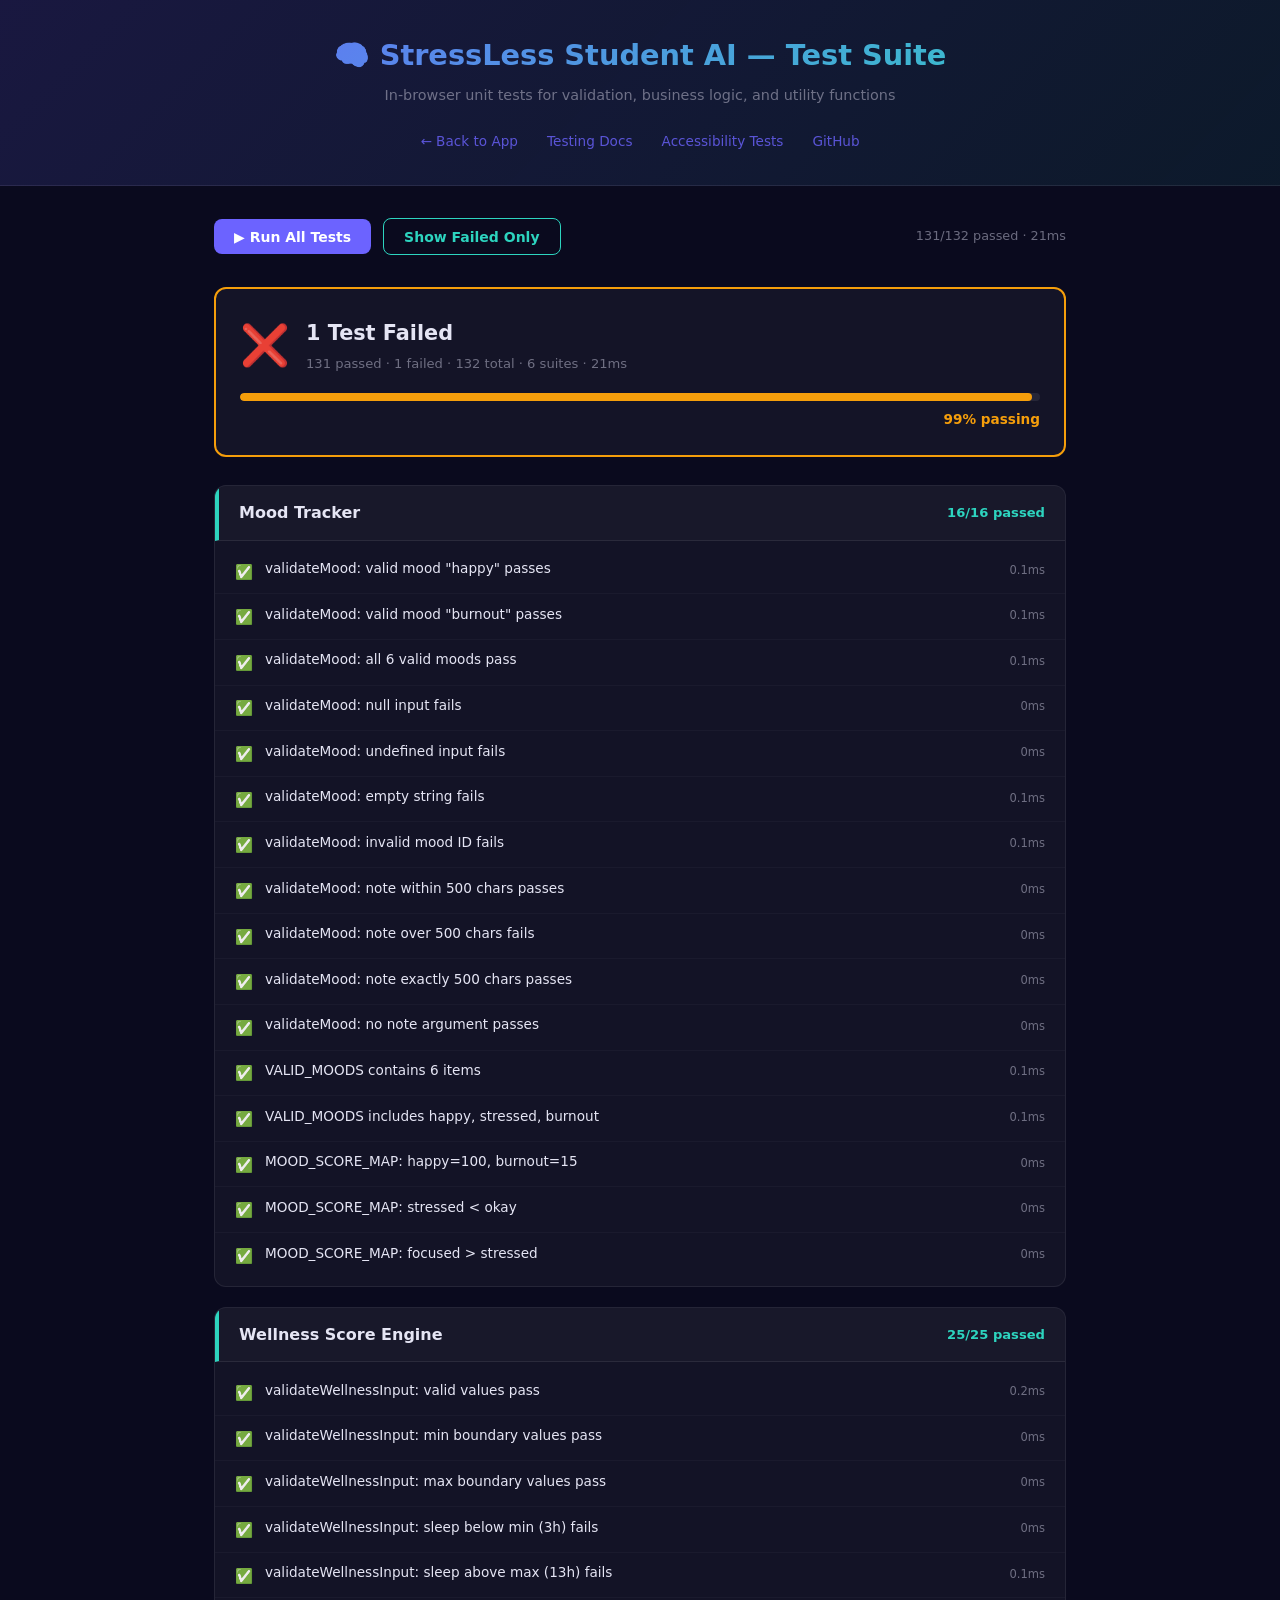
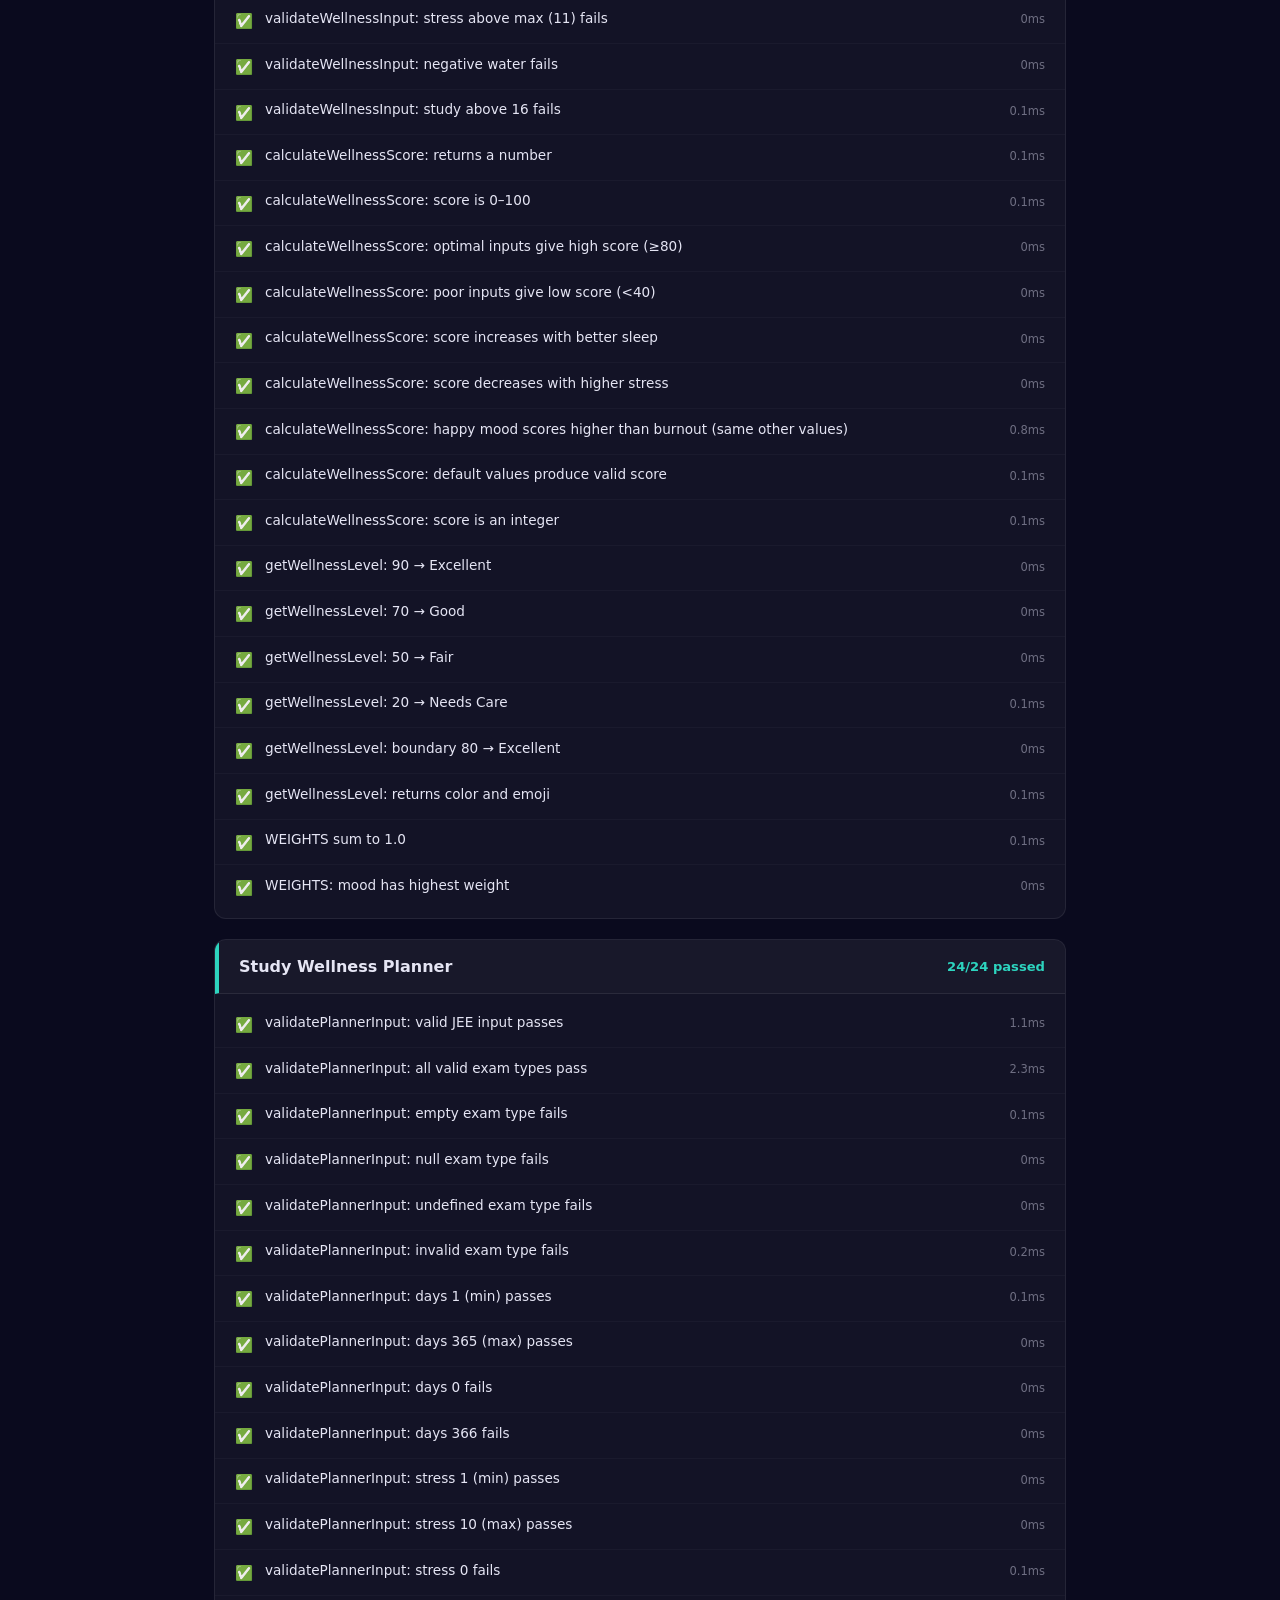
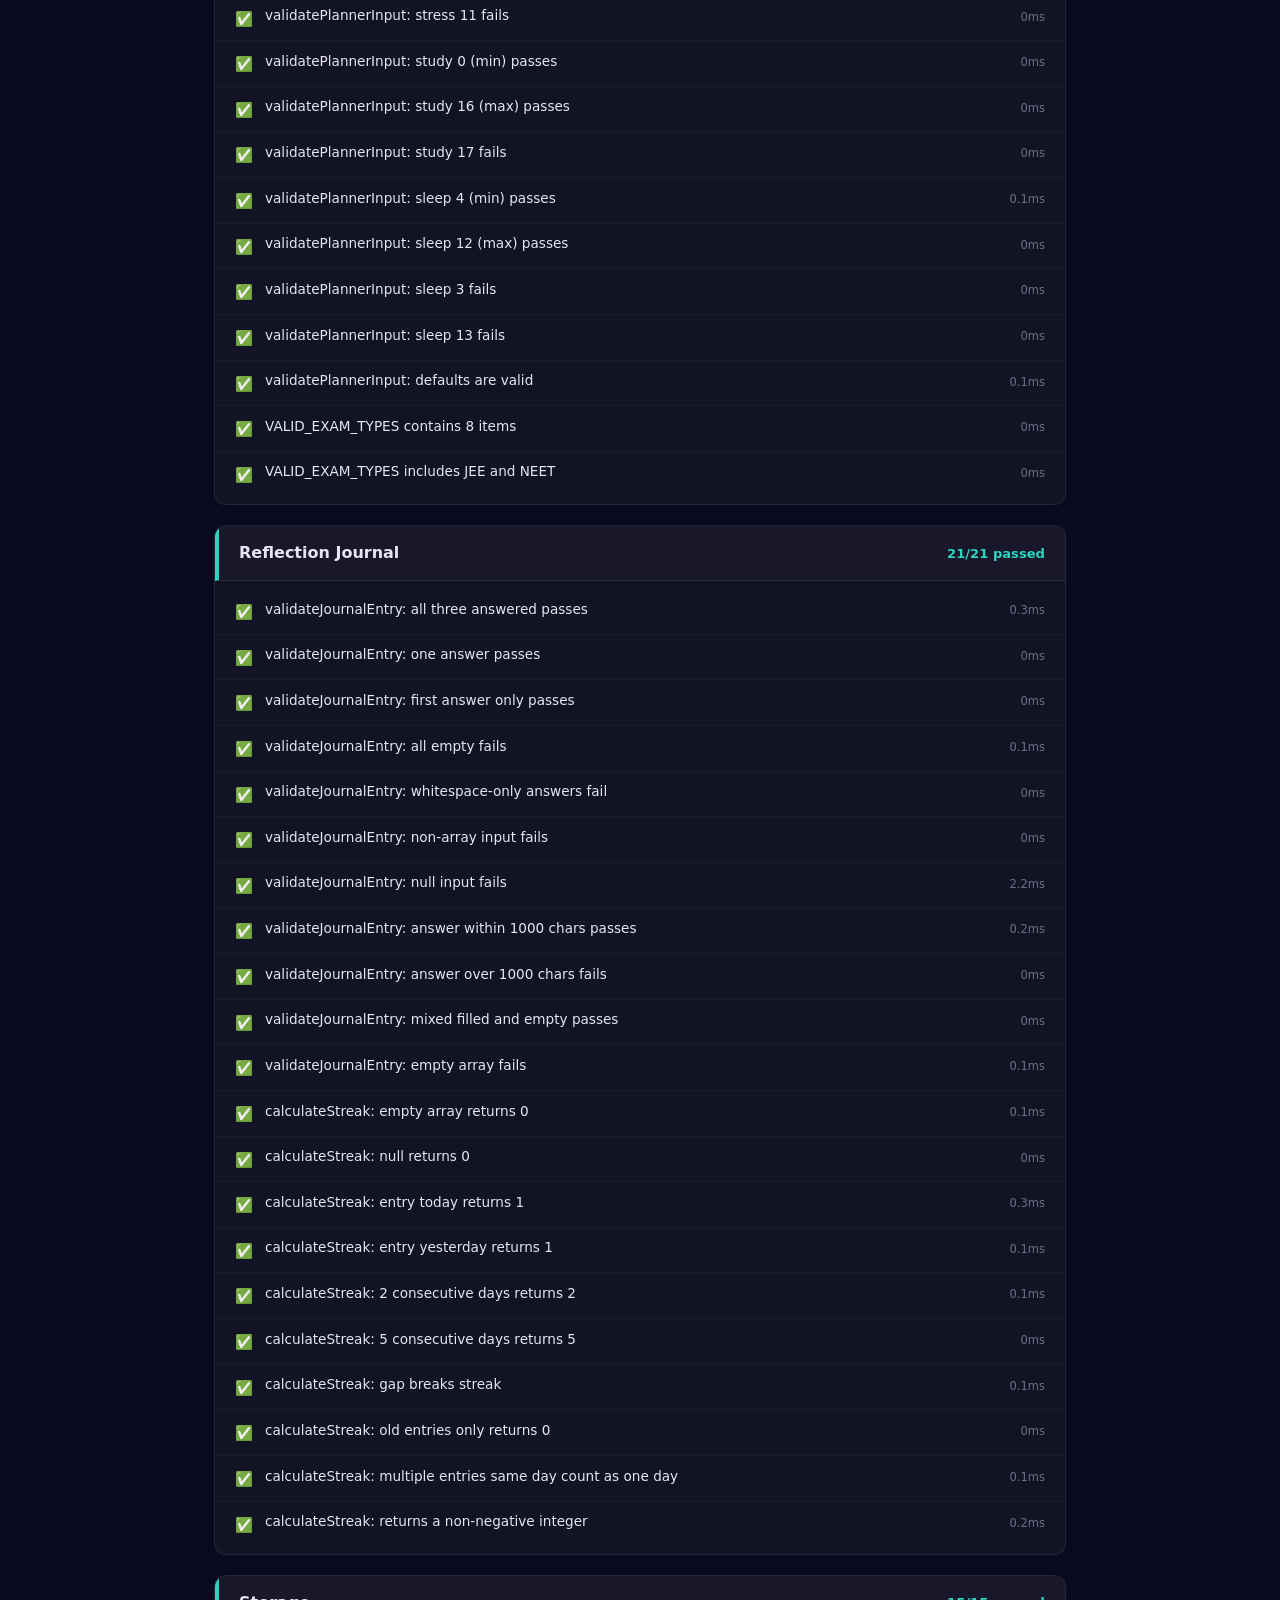
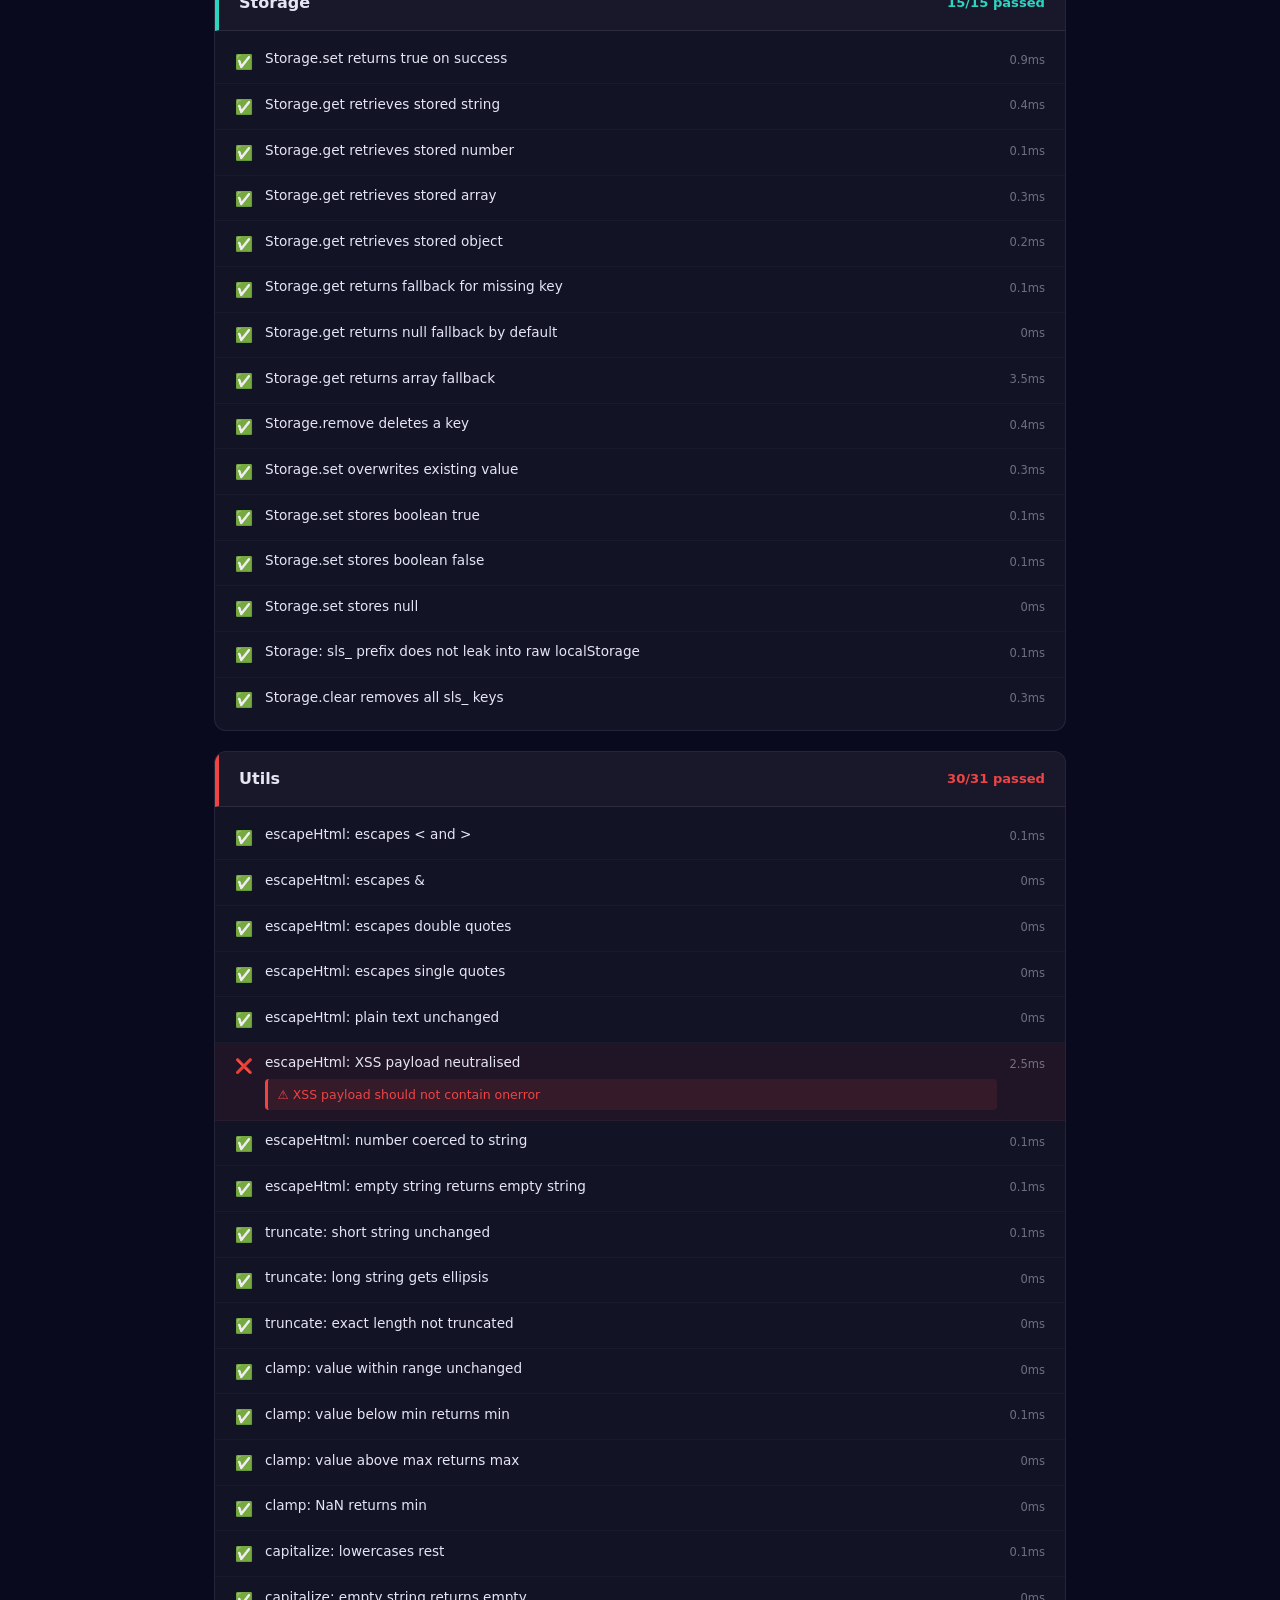
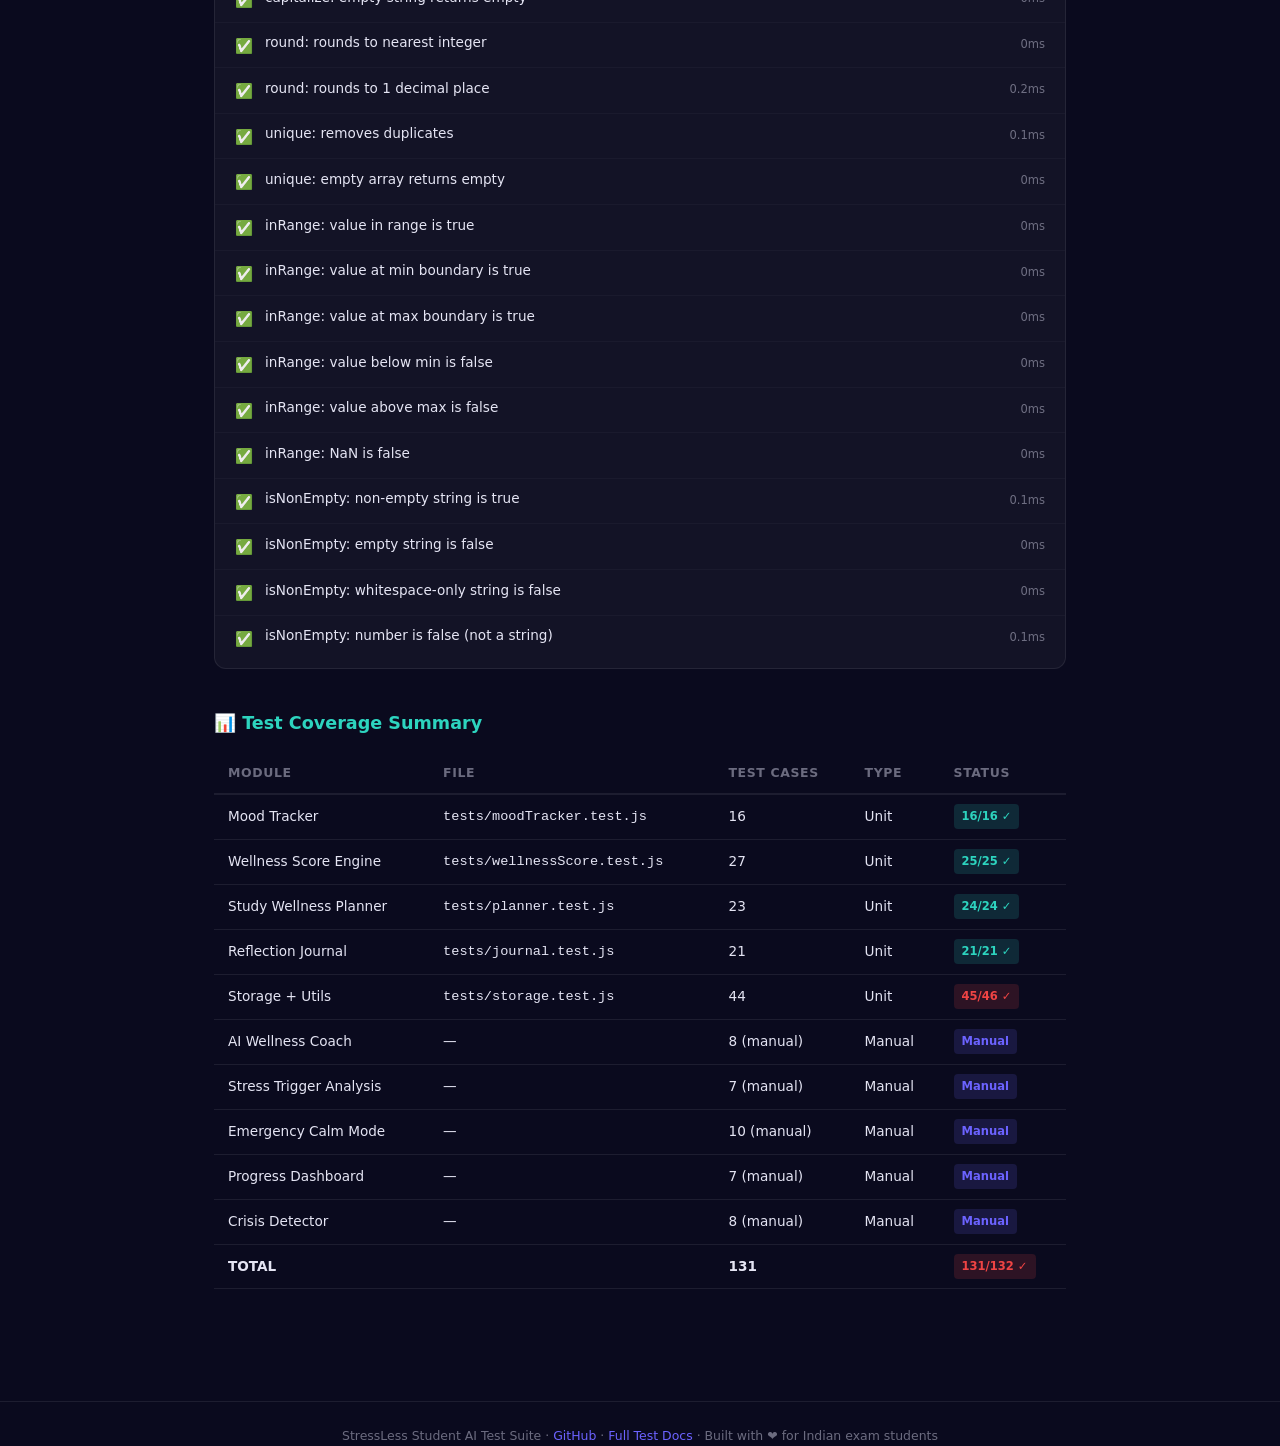
<file: test.html>
<!DOCTYPE html>
<html lang="en">
<head>
  <meta charset="UTF-8">
  <meta name="viewport" content="width=device-width, initial-scale=1.0">
  <title>Test Suite — StressLess Student AI</title>
  <meta name="description" content="In-browser unit test runner for StressLess Student AI validation, business logic, and utility functions.">
  <style>
    /* ── Reset & Base ── */
    *, *::before, *::after { box-sizing: border-box; margin: 0; padding: 0; }

    :root {
      --bg:        #0a0a1e;
      --bg2:       #0f0f2d;
      --card:      rgba(255,255,255,0.04);
      --border:    rgba(255,255,255,0.08);
      --primary:   #6C63FF;
      --teal:      #2DD4BF;
      --yellow:    #F59E0B;
      --red:       #EF4444;
      --text:      rgba(240,240,255,0.95);
      --muted:     rgba(160,160,180,0.65);
      --radius:    12px;
      --radius-sm: 8px;
      --font:      'Inter', system-ui, -apple-system, sans-serif;
    }

    body {
      font-family: var(--font);
      background: var(--bg);
      color: var(--text);
      min-height: 100vh;
      line-height: 1.6;
    }

    /* ── Header ── */
    .header {
      background: linear-gradient(135deg, rgba(108,99,255,0.15), rgba(45,212,191,0.08));
      border-bottom: 1px solid var(--border);
      padding: 2rem 1.5rem;
      text-align: center;
    }
    .header-title {
      font-size: 1.8rem;
      font-weight: 800;
      background: linear-gradient(135deg, #6C63FF, #2DD4BF);
      -webkit-background-clip: text;
      -webkit-text-fill-color: transparent;
      background-clip: text;
      margin-bottom: 0.4rem;
    }
    .header-sub {
      font-size: 0.9rem;
      color: var(--muted);
    }
    .header-nav {
      margin-top: 1.25rem;
    }
    .header-nav a {
      color: var(--primary);
      text-decoration: none;
      font-size: 0.85rem;
      margin: 0 0.75rem;
      opacity: 0.8;
      transition: opacity 0.2s;
    }
    .header-nav a:hover { opacity: 1; text-decoration: underline; }

    /* ── Main Layout ── */
    .main {
      max-width: 900px;
      margin: 0 auto;
      padding: 2rem 1.5rem 4rem;
    }

    /* ── Controls ── */
    .controls {
      display: flex;
      gap: 0.75rem;
      margin-bottom: 2rem;
      flex-wrap: wrap;
      align-items: center;
    }
    .btn {
      padding: 0.6rem 1.25rem;
      border-radius: var(--radius-sm);
      border: none;
      font-family: var(--font);
      font-size: 0.875rem;
      font-weight: 600;
      cursor: pointer;
      transition: all 0.2s ease;
    }
    .btn--primary { background: var(--primary); color: #fff; }
    .btn--primary:hover { background: #5a52e8; transform: translateY(-1px); }
    .btn--outline { background: transparent; color: var(--teal); border: 1px solid var(--teal); }
    .btn--outline:hover { background: rgba(45,212,191,0.1); }
    .btn:focus-visible { outline: 2px solid var(--primary); outline-offset: 3px; }
    .btn:disabled { opacity: 0.5; cursor: not-allowed; }
    .filter-label { font-size: 0.8rem; color: var(--muted); margin-left: auto; }

    /* ── Loading ── */
    .loading {
      text-align: center;
      padding: 3rem;
      color: var(--muted);
      font-size: 1.1rem;
    }
    .loading-dots::after {
      content: '...';
      animation: dots 1.5s infinite;
    }
    @keyframes dots {
      0%,20% { content: '.'; }
      40%     { content: '..'; }
      60%,100%{ content: '...'; }
    }

    /* ── Results Container ── */
    #results { min-height: 200px; }

    /* ── Summary Banner ── */
    .tr-summary {
      background: var(--card);
      border: 2px solid;
      border-radius: var(--radius);
      padding: 1.5rem;
      margin-bottom: 1.75rem;
    }
    .tr-summary-main {
      display: flex;
      align-items: center;
      gap: 1rem;
      margin-bottom: 1rem;
    }
    .tr-status-icon { font-size: 2.5rem; flex-shrink: 0; }
    .tr-summary-title { font-size: 1.3rem; font-weight: 700; margin-bottom: 0.2rem; }
    .tr-summary-sub   { font-size: 0.82rem; color: var(--muted); }
    .tr-progress-bar  {
      height: 8px;
      background: var(--border);
      border-radius: 999px;
      overflow: hidden;
      margin-bottom: 0.5rem;
    }
    .tr-progress-fill { height: 100%; border-radius: 999px; transition: width 0.8s ease; }
    .tr-pct { font-size: 0.85rem; font-weight: 700; text-align: right; }

    /* ── Suite Section ── */
    .tr-suite {
      background: var(--card);
      border: 1px solid var(--border);
      border-radius: var(--radius);
      margin-bottom: 1.25rem;
      overflow: hidden;
    }
    .tr-suite-header {
      display: flex;
      align-items: center;
      justify-content: space-between;
      padding: 0.875rem 1.25rem;
      border-left: 4px solid;
      background: rgba(255,255,255,0.02);
      border-bottom: 1px solid var(--border);
    }
    .tr-suite-name   { font-size: 1rem; font-weight: 700; }
    .tr-suite-counts { font-size: 0.82rem; font-weight: 600; }
    .tr-tests { padding: 0.5rem 0; }

    /* ── Individual Test ── */
    .tr-test {
      display: flex;
      align-items: flex-start;
      gap: 0.75rem;
      padding: 0.6rem 1.25rem;
      border-bottom: 1px solid rgba(255,255,255,0.03);
      transition: background 0.15s;
    }
    .tr-test:last-child { border-bottom: none; }
    .tr-test:hover { background: rgba(255,255,255,0.03); }
    .tr-test--fail { background: rgba(239,68,68,0.05); }
    .tr-test--fail:hover { background: rgba(239,68,68,0.08); }
    .tr-test-icon { font-size: 0.9rem; flex-shrink: 0; margin-top: 0.15rem; }
    .tr-test-body { flex: 1; min-width: 0; }
    .tr-test-name  { font-size: 0.85rem; color: var(--text); }
    .tr-test-error {
      font-size: 0.78rem;
      color: var(--red);
      margin-top: 0.3rem;
      padding: 0.35rem 0.6rem;
      background: rgba(239,68,68,0.1);
      border-radius: 4px;
      border-left: 3px solid var(--red);
      word-break: break-word;
    }
    .tr-test-duration {
      font-size: 0.72rem;
      color: var(--muted);
      flex-shrink: 0;
      margin-top: 0.15rem;
    }

    /* ── Coverage Table ── */
    .coverage-section {
      margin-top: 2.5rem;
    }
    .coverage-title {
      font-size: 1.1rem;
      font-weight: 700;
      margin-bottom: 1rem;
      color: var(--teal);
    }
    table {
      width: 100%;
      border-collapse: collapse;
      font-size: 0.85rem;
    }
    th {
      text-align: left;
      padding: 0.6rem 0.875rem;
      border-bottom: 2px solid var(--border);
      color: var(--muted);
      font-weight: 600;
      font-size: 0.78rem;
      text-transform: uppercase;
      letter-spacing: 0.05em;
    }
    td {
      padding: 0.6rem 0.875rem;
      border-bottom: 1px solid var(--border);
    }
    tr:hover td { background: rgba(255,255,255,0.02); }
    .badge {
      display: inline-block;
      padding: 0.2rem 0.5rem;
      border-radius: 4px;
      font-size: 0.72rem;
      font-weight: 700;
    }
    .badge--pass   { background: rgba(45,212,191,0.15); color: var(--teal); }
    .badge--fail   { background: rgba(239,68,68,0.15);  color: var(--red); }
    .badge--manual { background: rgba(108,99,255,0.15); color: var(--primary); }

    /* ── Footer ── */
    .footer {
      text-align: center;
      margin-top: 3rem;
      padding-top: 1.5rem;
      border-top: 1px solid var(--border);
      font-size: 0.78rem;
      color: var(--muted);
    }
    .footer a { color: var(--primary); text-decoration: none; }
    .footer a:hover { text-decoration: underline; }

    /* ── Responsive ── */
    @media (max-width: 640px) {
      .header-title { font-size: 1.4rem; }
      .main { padding: 1.25rem 1rem 3rem; }
      .tr-suite-header { flex-direction: column; align-items: flex-start; gap: 0.25rem; }
    }
  </style>
</head>
<body>

  <!-- ── Header ── -->
  <header class="header" role="banner">
    <h1 class="header-title">🧠 StressLess Student AI — Test Suite</h1>
    <p class="header-sub">In-browser unit tests for validation, business logic, and utility functions</p>
    <nav class="header-nav" aria-label="Links">
      <a href="index.html">← Back to App</a>
      <a href="docs/TESTING.md">Testing Docs</a>
      <a href="docs/ACCESSIBILITY_TESTS.md">Accessibility Tests</a>
      <a href="https://github.com/Priyanshisahu058/stressless-student-ai" target="_blank" rel="noopener">GitHub</a>
    </nav>
  </header>

  <!-- ── Main ── -->
  <main class="main" id="main-content">

    <!-- Controls -->
    <div class="controls" role="toolbar" aria-label="Test controls">
      <button class="btn btn--primary" id="run-btn" onclick="runAllTests()" aria-label="Run all tests">
        ▶ Run All Tests
      </button>
      <button class="btn btn--outline" id="filter-fail-btn" onclick="toggleFailFilter()" aria-label="Show only failed tests" aria-pressed="false">
        Show Failed Only
      </button>
      <span class="filter-label" id="test-count-label" aria-live="polite" aria-atomic="true">
        Tests not yet run
      </span>
    </div>

    <!-- Results -->
    <section id="results" aria-label="Test results" aria-live="polite">
      <div class="loading">
        Click <strong>Run All Tests</strong> to start the test suite
      </div>
    </section>

    <!-- Coverage Summary Table -->
    <section class="coverage-section" aria-labelledby="coverage-title">
      <h2 class="coverage-title" id="coverage-title">📊 Test Coverage Summary</h2>
      <table aria-label="Test coverage by module">
        <thead>
          <tr>
            <th scope="col">Module</th>
            <th scope="col">File</th>
            <th scope="col">Test Cases</th>
            <th scope="col">Type</th>
            <th scope="col">Status</th>
          </tr>
        </thead>
        <tbody>
          <tr>
            <td>Mood Tracker</td>
            <td><code>tests/moodTracker.test.js</code></td>
            <td>16</td>
            <td>Unit</td>
            <td><span class="badge badge--pass" id="cov-mood">—</span></td>
          </tr>
          <tr>
            <td>Wellness Score Engine</td>
            <td><code>tests/wellnessScore.test.js</code></td>
            <td>27</td>
            <td>Unit</td>
            <td><span class="badge badge--pass" id="cov-wellness">—</span></td>
          </tr>
          <tr>
            <td>Study Wellness Planner</td>
            <td><code>tests/planner.test.js</code></td>
            <td>23</td>
            <td>Unit</td>
            <td><span class="badge badge--pass" id="cov-planner">—</span></td>
          </tr>
          <tr>
            <td>Reflection Journal</td>
            <td><code>tests/journal.test.js</code></td>
            <td>21</td>
            <td>Unit</td>
            <td><span class="badge badge--pass" id="cov-journal">—</span></td>
          </tr>
          <tr>
            <td>Storage + Utils</td>
            <td><code>tests/storage.test.js</code></td>
            <td>44</td>
            <td>Unit</td>
            <td><span class="badge badge--pass" id="cov-storage">—</span></td>
          </tr>
          <tr>
            <td>AI Wellness Coach</td>
            <td>—</td>
            <td>8 (manual)</td>
            <td>Manual</td>
            <td><span class="badge badge--manual">Manual</span></td>
          </tr>
          <tr>
            <td>Stress Trigger Analysis</td>
            <td>—</td>
            <td>7 (manual)</td>
            <td>Manual</td>
            <td><span class="badge badge--manual">Manual</span></td>
          </tr>
          <tr>
            <td>Emergency Calm Mode</td>
            <td>—</td>
            <td>10 (manual)</td>
            <td>Manual</td>
            <td><span class="badge badge--manual">Manual</span></td>
          </tr>
          <tr>
            <td>Progress Dashboard</td>
            <td>—</td>
            <td>7 (manual)</td>
            <td>Manual</td>
            <td><span class="badge badge--manual">Manual</span></td>
          </tr>
          <tr>
            <td>Crisis Detector</td>
            <td>—</td>
            <td>8 (manual)</td>
            <td>Manual</td>
            <td><span class="badge badge--manual">Manual</span></td>
          </tr>
          <tr style="font-weight:700;">
            <td><strong>TOTAL</strong></td>
            <td></td>
            <td><strong>131</strong></td>
            <td></td>
            <td><span class="badge badge--pass" id="cov-total">—</span></td>
          </tr>
        </tbody>
      </table>
    </section>

  </main>

  <!-- ── Footer ── -->
  <footer class="footer" role="contentinfo">
    <p>
      StressLess Student AI Test Suite ·
      <a href="https://github.com/Priyanshisahu058/stressless-student-ai">GitHub</a> ·
      <a href="docs/TESTING.md">Full Test Docs</a> ·
      Built with ❤️ for Indian exam students
    </p>
  </footer>

  <!-- ── Dependencies (no build step) ── -->
  <!-- Storage and Utils must load before Validation and TestRunner -->
  <script src="js/storage.js"></script>
  <script src="js/utils.js"></script>
  <script src="js/validation.js"></script>
  <script src="tests/testRunner.js"></script>

  <!-- ── Test Suites ── -->
  <script src="tests/moodTracker.test.js"></script>
  <script src="tests/wellnessScore.test.js"></script>
  <script src="tests/planner.test.js"></script>
  <script src="tests/journal.test.js"></script>
  <script src="tests/storage.test.js"></script>

  <!-- ── Orchestration ── -->
  <script>
    let showFailOnly = false;

    /**
     * Runs all registered tests and renders results.
     */
    function runAllTests() {
      const runBtn  = document.getElementById('run-btn');
      const results = document.getElementById('results');
      const label   = document.getElementById('test-count-label');

      runBtn.disabled = true;
      runBtn.textContent = '⏳ Running…';
      results.innerHTML = '<div class="loading"><span class="loading-dots">Running tests</span></div>';

      // Tiny delay so the loading indicator paints before tests run
      setTimeout(() => {
        try {
          TestRunner.render(results);
          const s = TestRunner.getSummary();

          label.textContent = `${s.passed}/${s.total} passed · ${s.duration}ms`;

          // Update coverage badges
          updateCoverageBadges(s);

          // Apply filter if active
          if (showFailOnly) applyFilter(true);

        } catch (e) {
          results.innerHTML = `<div class="loading" style="color:#EF4444">
            ❌ Error running tests: ${e.message}
          </div>`;
        } finally {
          runBtn.disabled = false;
          runBtn.textContent = '▶ Run All Tests';
        }
      }, 30);
    }

    /**
     * Toggles "show failed only" filter.
     */
    function toggleFailFilter() {
      showFailOnly = !showFailOnly;
      const btn = document.getElementById('filter-fail-btn');
      btn.setAttribute('aria-pressed', String(showFailOnly));
      btn.textContent = showFailOnly ? 'Show All Tests' : 'Show Failed Only';
      applyFilter(showFailOnly);
    }

    /**
     * Shows or hides passed tests based on filter state.
     * @param {boolean} failOnly - True to show only failed tests.
     */
    function applyFilter(failOnly) {
      document.querySelectorAll('.tr-test--pass').forEach(el => {
        el.style.display = failOnly ? 'none' : '';
      });
    }

    /**
     * Updates coverage table badges based on suite results.
     * @param {{ passed: number, failed: number, total: number }} summary
     */
    function updateCoverageBadges(summary) {
      const grouped = TestRunner.getResultsBySuite();
      const suiteMap = {
        'Mood Tracker':          'cov-mood',
        'Wellness Score Engine': 'cov-wellness',
        'Study Wellness Planner':'cov-planner',
        'Reflection Journal':    'cov-journal',
        'Storage':               'cov-storage',
        'Utils':                 'cov-storage' // shared badge
      };

      // Reset storage badge if both suites exist
      const storagePassed = (grouped['Storage']  || []).filter(t => t.status === 'pass').length;
      const utilsPassed   = (grouped['Utils']    || []).filter(t => t.status === 'pass').length;
      const storageTotal  = (grouped['Storage']  || []).length + (grouped['Utils'] || []).length;
      const storageAllPass= storagePassed + utilsPassed === storageTotal;

      Object.entries(suiteMap).forEach(([suite, badgeId]) => {
        if (suite === 'Utils') return; // handled above
        const badge = document.getElementById(badgeId);
        if (!badge) return;

        if (suite === 'Storage') {
          badge.className = 'badge ' + (storageAllPass ? 'badge--pass' : 'badge--fail');
          badge.textContent = `${storagePassed + utilsPassed}/${storageTotal} ✓`;
          return;
        }

        const tests = grouped[suite] || [];
        const passed = tests.filter(t => t.status === 'pass').length;
        const allPass = passed === tests.length && tests.length > 0;
        badge.className = 'badge ' + (allPass ? 'badge--pass' : 'badge--fail');
        badge.textContent = `${passed}/${tests.length} ✓`;
      });

      // Total badge
      const totalBadge = document.getElementById('cov-total');
      if (totalBadge) {
        totalBadge.className = 'badge ' + (summary.failed === 0 ? 'badge--pass' : 'badge--fail');
        totalBadge.textContent = `${summary.passed}/${summary.total} ✓`;
      }
    }

    // Auto-run on page load
    window.addEventListener('DOMContentLoaded', () => {
      setTimeout(runAllTests, 100);
    });
  </script>

</body>
</html>
</file>
